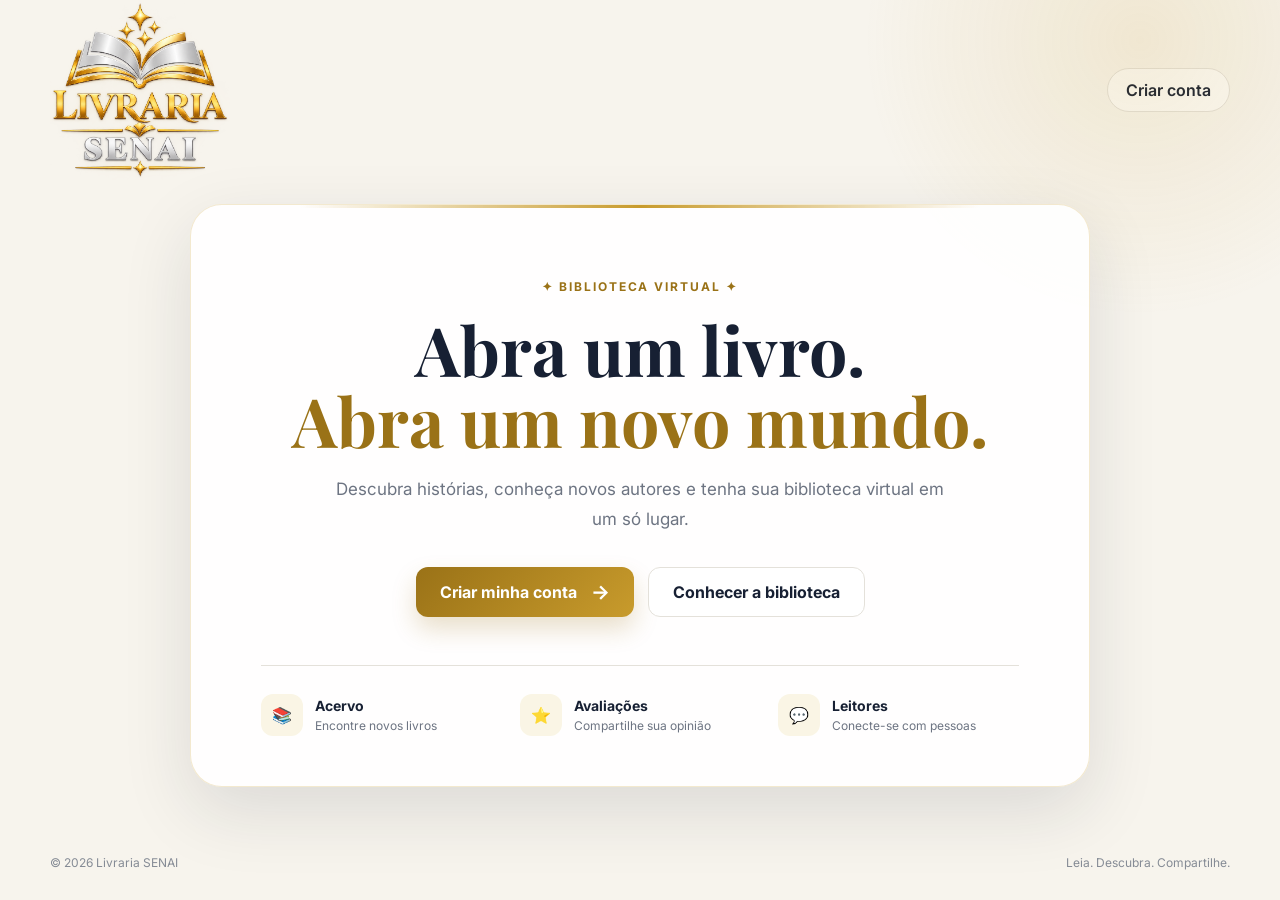
<file: index.html>
<!DOCTYPE html>
<html lang="pt-BR">
<head>
    <meta charset="UTF-8">
    <meta name="viewport" content="width=device-width, initial-scale=1.0">

    <title>Livraria SENAI | Biblioteca Virtual</title>

    <link rel="preconnect" href="https://fonts.googleapis.com">
    <link rel="preconnect" href="https://fonts.gstatic.com" crossorigin>

    <link href="https://fonts.googleapis.com/css2?family=Inter:wght@400;500;600;700&family=Playfair+Display:wght@600;700&display=swap" rel="stylesheet">

    <link rel="stylesheet" href="style.css">
</head>

<body class="home-page">

    <div class="background-glow"></div>

    <header class="site-header">

        <a href="index.html" class="brand">
            <img src="logo.png" class="logo" alt="Logo da Livraria SENAI">
        </a>

        <a href="cadastro.html" class="header-link">
            Criar conta
        </a>

    </header>


    <main class="hero">

        <section class="hero-card">

            <div class="hero-badge">
                ✦ BIBLIOTECA VIRTUAL ✦
            </div>

            <h1>
                Abra um livro.<br>
                <span>Abra um novo mundo.</span>
            </h1>

            <p>
                Descubra histórias, conheça novos autores e tenha
                sua biblioteca virtual em um só lugar.
            </p>


            <div class="hero-actions">

                <a href="cadastro.html" class="primary-button">
                    Criar minha conta
                    <span>→</span>
                </a>

                <a href="#sobre" class="secondary-button">
                    Conhecer a biblioteca
                </a>

            </div>


            <div class="features" id="sobre">

                <div class="feature">

                    <div class="feature-icon">
                        📚
                    </div>

                    <div>
                        <strong>Acervo</strong>
                        <small>Encontre novos livros</small>
                    </div>

                </div>


                <div class="feature">

                    <div class="feature-icon">
                        ⭐
                    </div>

                    <div>
                        <strong>Avaliações</strong>
                        <small>Compartilhe sua opinião</small>
                    </div>

                </div>


                <div class="feature">

                    <div class="feature-icon">
                        💬
                    </div>

                    <div>
                        <strong>Leitores</strong>
                        <small>Conecte-se com pessoas</small>
                    </div>

                </div>

            </div>

        </section>

    </main>


    <footer class="site-footer">

        <span>
            © 2026 Livraria SENAI
        </span>

        <span>
            Leia. Descubra. Compartilhe.
        </span>

    </footer>

</body>
</html>
</file>
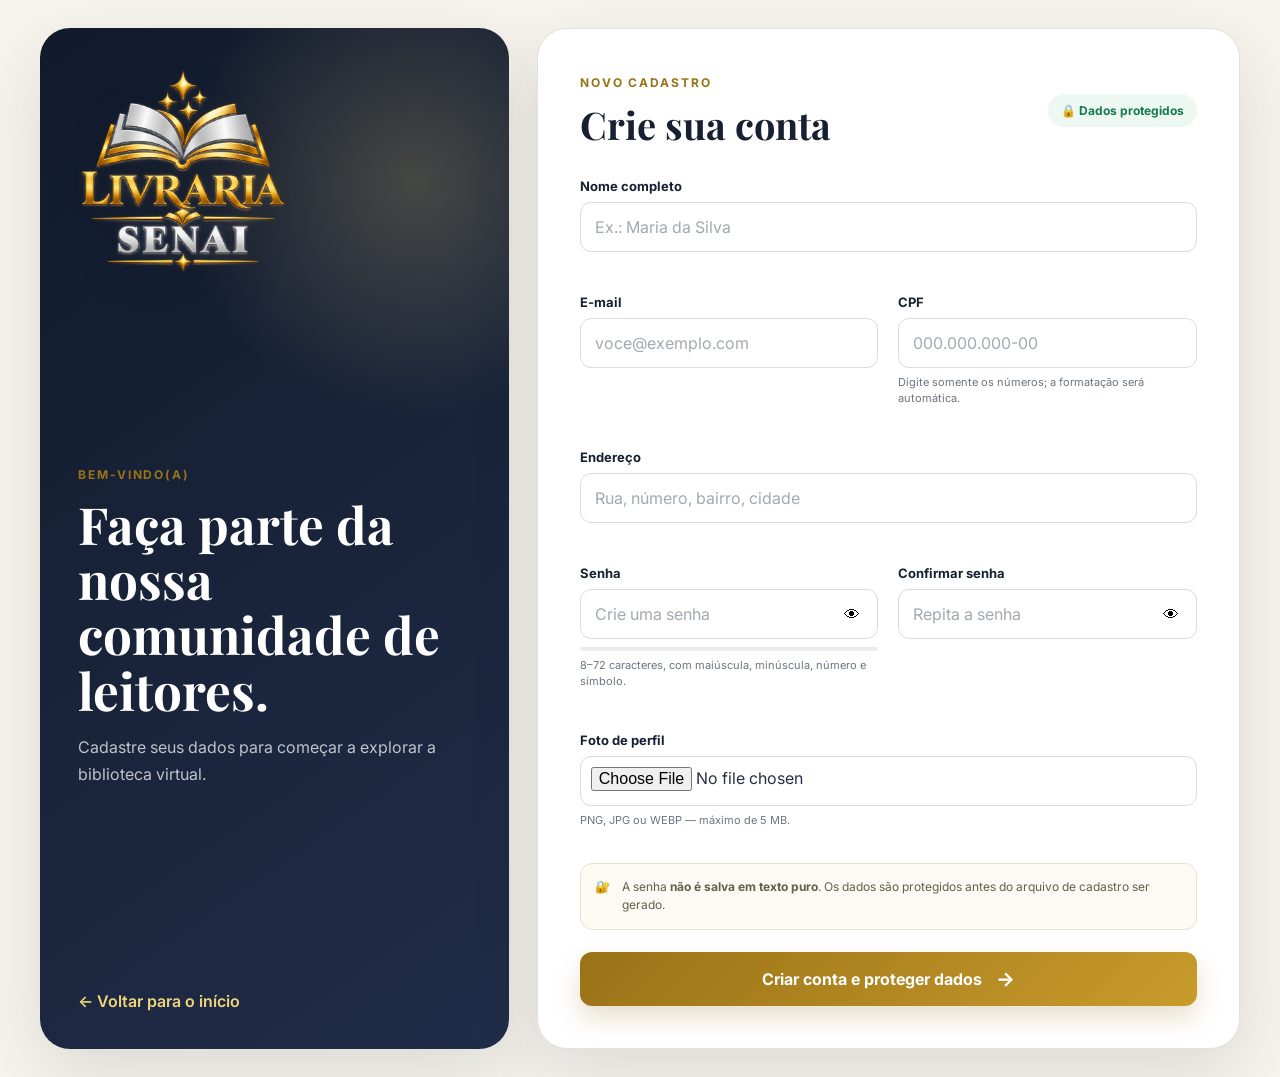
<file: cadastro.html>
<!DOCTYPE html>
<html lang="pt-BR">

<head>

    <meta charset="UTF-8">

    <meta name="viewport" content="width=device-width, initial-scale=1.0">

    <title>Cadastro | Livraria SENAI</title>

    <link rel="preconnect" href="https://fonts.googleapis.com">
    <link rel="preconnect" href="https://fonts.gstatic.com" crossorigin>

    <link
        href="https://fonts.googleapis.com/css2?family=Inter:wght@400;500;600;700&family=Playfair+Display:wght@600;700&display=swap"
        rel="stylesheet"
    >

    <link rel="stylesheet" href="style.css">

</head>


<body class="register-page">

    <main class="register-layout">


        <!-- LADO ESQUERDO -->

        <aside class="register-intro">

            <a href="index.html" class="brand brand-register">

                <img
                    src="logo.png"
                    class="logo"
                    alt="Logo da Livraria SENAI"
                >

            </a>


            <div>

                <span class="eyebrow">
                    BEM-VINDO(A)
                </span>

                <h1>
                    Faça parte da nossa comunidade de leitores.
                </h1>

                <p>
                    Cadastre seus dados para começar a explorar
                    a biblioteca virtual.
                </p>

            </div>


            <a href="index.html" class="back-link">
                ← Voltar para o início
            </a>

        </aside>



        <!-- FORMULÁRIO -->

        <section class="form-panel">

            <div class="form-heading">

                <div>

                    <span class="eyebrow">
                        NOVO CADASTRO
                    </span>

                    <h2>
                        Crie sua conta
                    </h2>

                </div>


                <div class="security-badge">
                    🔒 Dados protegidos
                </div>

            </div>


            <div
                id="message"
                class="form-message"
                role="alert"
                aria-live="polite"
            ></div>



            <form id="login" novalidate>


                <div class="form-grid">


                    <!-- NOME -->

                    <div class="field full">

                        <label for="nome">
                            Nome completo
                        </label>

                        <input
                            type="text"
                            id="nome"
                            name="nome"
                            autocomplete="name"
                            placeholder="Ex.: Maria da Silva"
                            minlength="3"
                            maxlength="100"
                            required
                        >

                        <small
                            class="field-error"
                            id="nome-error"
                        ></small>

                    </div>



                    <!-- EMAIL -->

                    <div class="field">

                        <label for="email">
                            E-mail
                        </label>

                        <input
                            type="email"
                            id="email"
                            name="email"
                            autocomplete="email"
                            placeholder="voce@exemplo.com"
                            maxlength="120"
                            required
                        >

                        <small
                            class="field-error"
                            id="email-error"
                        ></small>

                    </div>



                    <!-- CPF -->

                    <div class="field">

                        <label for="cpf">
                            CPF
                        </label>

                        <input
                            type="text"
                            id="cpf"
                            name="cpf"
                            inputmode="numeric"
                            autocomplete="off"
                            placeholder="000.000.000-00"
                            maxlength="14"
                            required
                        >

                        <small class="field-hint">
                            Digite somente os números; a formatação será automática.
                        </small>

                        <small
                            class="field-error"
                            id="cpf-error"
                        ></small>

                    </div>



                    <!-- ENDEREÇO -->

                    <div class="field full">

                        <label for="endereco">
                            Endereço
                        </label>

                        <input
                            type="text"
                            id="endereco"
                            name="endereco"
                            autocomplete="street-address"
                            placeholder="Rua, número, bairro, cidade"
                            maxlength="180"
                            required
                        >

                        <small
                            class="field-error"
                            id="endereco-error"
                        ></small>

                    </div>



                    <!-- SENHA -->

                    <div class="field">

                        <label for="senha">
                            Senha
                        </label>

                        <div class="password-wrap">

                            <input
                                type="password"
                                id="senha"
                                name="senha"
                                autocomplete="new-password"
                                placeholder="Crie uma senha"
                                maxlength="72"
                                required
                            >

                            <button
                                type="button"
                                class="toggle-password"
                                data-target="senha"
                                aria-label="Mostrar senha"
                            >
                                👁
                            </button>

                        </div>


                        <div class="password-meter">
                            <span id="password-bar"></span>
                        </div>


                        <small class="field-hint">
                            8–72 caracteres, com maiúscula, minúscula,
                            número e símbolo.
                        </small>


                        <small
                            class="field-error"
                            id="senha-error"
                        ></small>

                    </div>



                    <!-- CONFIRMAR SENHA -->

                    <div class="field">

                        <label for="confirmarSenha">
                            Confirmar senha
                        </label>

                        <div class="password-wrap">

                            <input
                                type="password"
                                id="confirmarSenha"
                                name="confirmarSenha"
                                autocomplete="new-password"
                                placeholder="Repita a senha"
                                maxlength="72"
                                required
                            >

                            <button
                                type="button"
                                class="toggle-password"
                                data-target="confirmarSenha"
                                aria-label="Mostrar senha"
                            >
                                👁
                            </button>

                        </div>


                        <small
                            class="field-error"
                            id="confirmarSenha-error"
                        ></small>

                    </div>



                    <!-- FOTO -->

                    <div class="field full">

                        <label for="imagem">
                            Foto de perfil
                        </label>

                        <input
                            type="file"
                            id="imagem"
                            name="imagem"
                            accept="image/png,image/jpeg,image/webp"
                            required
                        >

                        <small class="field-hint">
                            PNG, JPG ou WEBP — máximo de 5 MB.
                        </small>

                        <small
                            class="field-error"
                            id="imagem-error"
                        ></small>

                    </div>


                </div>



                <!-- AVISO -->

                <div class="privacy-note">

                    <span>
                        🔐
                    </span>

                    <p>
                        A senha <strong>não é salva em texto puro</strong>.
                        Os dados são protegidos antes do arquivo de cadastro
                        ser gerado.
                    </p>

                </div>



                <button
                    type="submit"
                    class="primary-button submit-button"
                >

                    Criar conta e proteger dados

                    <span>
                        →
                    </span>

                </button>


            </form>

        </section>

    </main>


    <script src="script.js"></script>

</body>

</html>
</file>
<file: style.css>
/* =========================================
   CONFIGURAÇÕES GERAIS
   ========================================= */

:root {
    --gold: #c89b2c;
    --gold-light: #f0d47b;
    --gold-dark: #9a7217;
    --navy: #172033;
    --text: #263044;
    --muted: #6d7482;
    --cream: #f7f4ed;
    --white: #ffffff;
    --line: #e4e1da;
    --danger: #b42318;
    --success: #147a50;
    --shadow: 0 24px 70px rgba(23, 32, 51, .12);
    --radius: 22px;
}

/* RESET */

* {
    box-sizing: border-box;
}

html {
    scroll-behavior: smooth;
}

body {
    margin: 0;
    min-height: 100vh;
    color: var(--text);
    background: var(--cream);
    font-family: "Inter", Arial, sans-serif;
}

a {
    color: inherit;
    text-decoration: none;
}

button,
input {
    font: inherit;
}

button,
a {
    -webkit-tap-highlight-color: transparent;
}

/* =========================================
   PÁGINA INICIAL
   ========================================= */

.home-page {
    position: relative;
    overflow-x: hidden;
    display: flex;
    flex-direction: column;
}

.background-glow {
    position: fixed;
    width: 600px;
    height: 600px;
    border-radius: 50%;
    background: radial-gradient(
        circle,
        rgba(200,155,44,.14),
        transparent 65%
    );
    top: -260px;
    right: -160px;
    pointer-events: none;
}

/* CABEÇALHO */

.site-header {
    width: min(1180px, calc(100% - 48px));
    margin: 0 auto;
    min-height: 96px;
    display: flex;
    align-items: center;
    justify-content: space-between;
}

.brand {
    display: inline-flex;
    align-items: center;
}

.logo {
    width: 180px;
    height: auto;
    display: block;
}

.header-link {
    font-weight: 600;
    color: var(--navy);
    padding: 11px 18px;
    border: 1px solid var(--line);
    border-radius: 999px;
    background: rgba(255,255,255,.65);
    transition: .2s ease;
}

.header-link:hover {
    border-color: var(--gold);
    transform: translateY(-2px);
}

/* HERO */

.hero {
    width: min(1180px, calc(100% - 48px));
    margin: 20px auto 40px;
    flex: 1;
    display: grid;
    place-items: center;
}

.hero-card {
    position: relative;
    width: min(900px, 100%);
    padding: 70px 70px 50px;
    text-align: center;
    background: rgba(255,255,255,.9);
    border: 1px solid rgba(200,155,44,.22);
    border-radius: 32px;
    box-shadow: var(--shadow);
    overflow: hidden;
}

.hero-card::before {
    content: "";
    position: absolute;
    top: 0;
    left: 12%;
    right: 12%;
    height: 3px;
    background: linear-gradient(
        90deg,
        transparent,
        var(--gold),
        transparent
    );
}

.hero-badge,
.eyebrow {
    display: inline-block;
    color: var(--gold-dark);
    font-size: 12px;
    font-weight: 700;
    letter-spacing: .16em;
}

.hero-card h1 {
    margin: 18px 0;
    color: var(--navy);
    font-family: "Playfair Display", Georgia, serif;
    font-size: clamp(42px, 6vw, 68px);
    line-height: 1.05;
}

.hero-card h1 span {
    color: var(--gold-dark);
}

.hero-card > p {
    max-width: 620px;
    margin: 0 auto;
    color: var(--muted);
    font-size: 17px;
    line-height: 1.8;
}

/* BOTÕES */

.hero-actions {
    display: flex;
    justify-content: center;
    gap: 14px;
    flex-wrap: wrap;
    margin: 32px 0 48px;
}

.primary-button,
.secondary-button {
    min-height: 50px;
    padding: 0 24px;
    border-radius: 12px;
    display: inline-flex;
    align-items: center;
    justify-content: center;
    gap: 14px;
    font-weight: 700;
    cursor: pointer;
    transition: transform .2s ease, box-shadow .2s ease, background .2s ease;
}

.primary-button {
    border: 0;
    color: #fff;
    background: linear-gradient(
        135deg,
        var(--gold-dark),
        var(--gold)
    );
    box-shadow: 0 12px 24px rgba(154,114,23,.22);
}

.primary-button:hover {
    transform: translateY(-2px);
    box-shadow: 0 16px 30px rgba(154,114,23,.28);
}

.primary-button span {
    font-size: 20px;
}

.secondary-button {
    border: 1px solid var(--line);
    color: var(--navy);
    background: #fff;
}

.secondary-button:hover {
    border-color: var(--gold);
    transform: translateY(-2px);
}

/* CARDS */

.features {
    display: grid;
    grid-template-columns: repeat(3, 1fr);
    border-top: 1px solid var(--line);
    padding-top: 28px;
    text-align: left;
    gap: 18px;
}

.feature {
    display: flex;
    gap: 12px;
    align-items: center;
}

.feature-icon {
    width: 42px;
    height: 42px;
    border-radius: 12px;
    display: grid;
    place-items: center;
    background: #faf5e5;
}

.feature strong,
.feature small {
    display: block;
}

.feature strong {
    color: var(--navy);
    font-size: 14px;
}

.feature small {
    color: var(--muted);
    margin-top: 4px;
    font-size: 12px;
}

/* RODAPÉ */

.site-footer {
    width: min(1180px, calc(100% - 48px));
    margin: 0 auto;
    padding: 24px 0 30px;
    display: flex;
    justify-content: space-between;
    color: #858b95;
    font-size: 12px;
}

/* =========================================
   PÁGINA DE CADASTRO
   ========================================= */

.register-page {
    background: var(--cream);
}

.register-layout {
    width: min(1200px, calc(100% - 40px));
    min-height: 100vh;
    margin: 0 auto;
    display: grid;
    grid-template-columns: .8fr 1.2fr;
    gap: 28px;
    padding: 28px 0;
}

/* PAINEL ESQUERDO */

.register-intro {
    min-height: calc(100vh - 56px);
    padding: 38px;
    border-radius: 30px;
    color: #fff;
    background:
        radial-gradient(
            circle at 80% 15%,
            rgba(240,212,123,.22),
            transparent 25%
        ),
        linear-gradient(
            145deg,
            #111a2c,
            #202d48
        );
    box-shadow: var(--shadow);
    display: flex;
    flex-direction: column;
    justify-content: space-between;
}

.brand-register .logo {
    width: 210px;
    filter: drop-shadow(0 10px 18px rgba(0,0,0,.2));
}

.register-intro h1 {
    max-width: 430px;
    margin: 14px 0;
    font-family: "Playfair Display", Georgia, serif;
    font-size: clamp(34px, 4vw, 52px);
    line-height: 1.08;
}

.register-intro p {
    max-width: 400px;
    color: rgba(255,255,255,.72);
    line-height: 1.7;
}

.back-link {
    color: var(--gold-light);
    font-weight: 600;
}

/* FORMULÁRIO */

.form-panel {
    align-self: center;
    padding: 42px;
    background: var(--white);
    border: 1px solid var(--line);
    border-radius: 30px;
    box-shadow: var(--shadow);
}

.form-heading {
    display: flex;
    align-items: center;
    justify-content: space-between;
    gap: 20px;
    margin-bottom: 28px;
}

.form-heading h2 {
    margin: 8px 0 0;
    color: var(--navy);
    font-family: "Playfair Display", Georgia, serif;
    font-size: 38px;
}

.security-badge {
    padding: 9px 13px;
    border-radius: 999px;
    background: #edf8f3;
    color: var(--success);
    font-size: 12px;
    font-weight: 700;
    white-space: nowrap;
}

/* GRID DO FORMULÁRIO */

.form-grid {
    display: grid;
    grid-template-columns: 1fr 1fr;
    gap: 20px;
}

.field {
    min-width: 0;
}

.field.full {
    grid-column: 1 / -1;
}

.field label {
    display: block;
    margin-bottom: 8px;
    color: var(--navy);
    font-size: 13px;
    font-weight: 700;
}

.field input {
    width: 100%;
    min-height: 50px;
    padding: 0 14px;
    color: var(--text);
    background: #fff;
    border: 1px solid #d9dce2;
    border-radius: 11px;
    outline: none;
    transition: border-color .2s ease, box-shadow .2s ease;
}

.field input::placeholder {
    color: #a3a8b1;
}

.field input:focus {
    border-color: var(--gold);
    box-shadow: 0 0 0 4px rgba(200,155,44,.12);
}

.field input.invalid {
    border-color: #d92d20;
}

.field input.valid {
    border-color: #2c9b6b;
}

.field input[type="file"] {
    padding: 10px;
}

.field-hint {
    display: block;
    margin-top: 7px;
    color: var(--muted);
    font-size: 11px;
    line-height: 1.45;
}

.field-error {
    display: block;
    min-height: 17px;
    margin-top: 5px;
    color: var(--danger);
    font-size: 11px;
}

/* SENHA */

.password-wrap {
    position: relative;
}

.password-wrap input {
    padding-right: 48px;
}

.toggle-password {
    position: absolute;
    top: 50%;
    right: 8px;
    transform: translateY(-50%);
    width: 36px;
    height: 36px;
    border: 0;
    border-radius: 8px;
    background: transparent;
    cursor: pointer;
}

.toggle-password:hover {
    background: #f4f4f2;
}

.password-meter {
    height: 4px;
    margin-top: 8px;
    overflow: hidden;
    border-radius: 10px;
    background: #ececef;
}

.password-meter span {
    display: block;
    width: 0;
    height: 100%;
    transition: width .2s ease;
    background: var(--gold);
}

/* AVISO DE SEGURANÇA */

.privacy-note {
    display: flex;
    gap: 12px;
    margin: 12px 0 22px;
    padding: 14px;
    border: 1px solid #e8e2d1;
    border-radius: 12px;
    background: #fcfaf3;
    color: #64604f;
    font-size: 12px;
    line-height: 1.55;
}

.privacy-note p {
    margin: 0;
}

.submit-button {
    width: 100%;
    min-height: 54px;
}

/* MENSAGENS */

.form-message {
    display: none;
    margin-bottom: 18px;
    padding: 13px 15px;
    border-radius: 11px;
    font-size: 13px;
    line-height: 1.5;
}

.form-message.show {
    display: block;
}

.form-message.error {
    color: #8a1c14;
    background: #fff0ee;
    border: 1px solid #f4c7c2;
}

.form-message.success {
    color: #126440;
    background: #edf8f3;
    border: 1px solid #bde5d2;
}

/* =========================================
   RESPONSIVIDADE
   ========================================= */

@media (max-width: 900px) {
    .register-layout {
        grid-template-columns: 1fr;
    }

    .register-intro {
        min-height: auto;
        gap: 50px;
    }

    .form-panel {
        padding: 30px;
    }
}

@media (max-width: 650px) {
    .site-header,
    .hero,
    .site-footer {
        width: min(100% - 28px, 1180px);
    }

    .site-header {
        min-height: 80px;
    }

    .logo {
        width: 145px;
    }

    .header-link {
        padding: 9px 13px;
        font-size: 12px;
    }

    .hero-card {
        padding: 45px 22px 30px;
        border-radius: 22px;
    }

    .hero-card h1 {
        font-size: 40px;
    }

    .features {
        grid-template-columns: 1fr;
    }

    .site-footer {
        flex-direction: column;
        gap: 8px;
    }

    .register-layout {
        width: min(100% - 20px, 1200px);
        padding: 10px 0;
    }

    .register-intro {
        padding: 26px;
        border-radius: 22px;
    }

    .brand-register .logo {
        width: 170px;
    }

    .form-panel {
        padding: 24px 18px;
        border-radius: 22px;
    }

    .form-heading {
        align-items: flex-start;
        flex-direction: column;
    }

    .form-heading h2 {
        font-size: 32px;
    }

    .form-grid {
        grid-template-columns: 1fr;
    }

    .field.full {
        grid-column: auto;
    }
}
</file>
